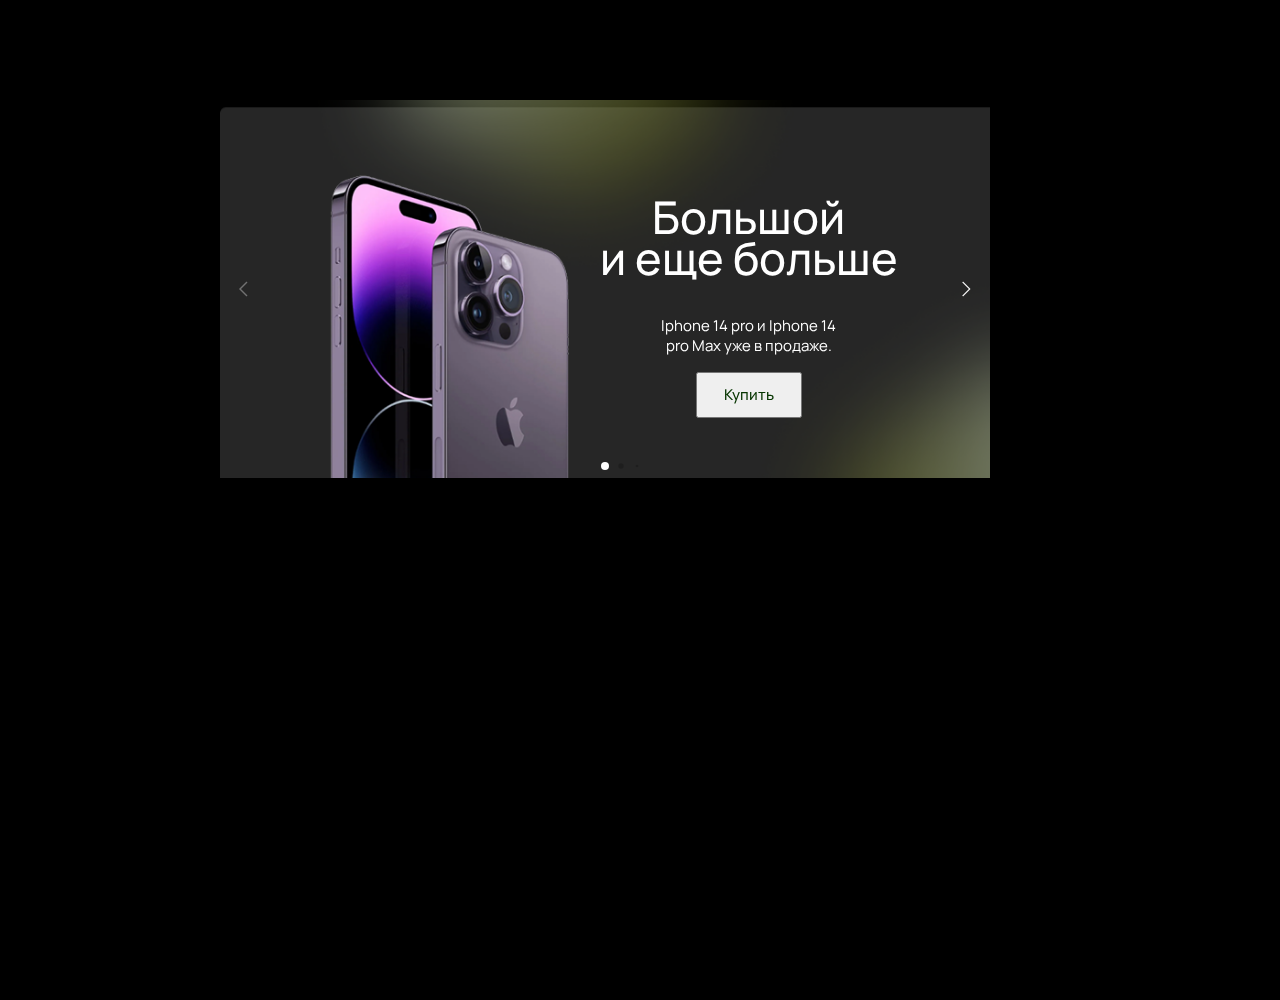
<file: maket-1/index.html>
<!DOCTYPE html>
<html lang="en">
  <head>
    <meta charset="UTF-8" />
    <meta name="viewport" content="width=device-width, initial-scale=1.0" />
    <link
      rel="stylesheet"
      href="https://cdn.jsdelivr.net/npm/swiper@11/swiper-bundle.min.css"
    />
    <script src="https://cdn.jsdelivr.net/npm/swiper@11/swiper-bundle.min.js"></script>
    <link rel="stylesheet" href="style.css" />
    <title>Афлятунова | 1 макет</title>
  </head>
  <body>
    <div class="container">
      <div class="swiper mySwiper">
        <div class="swiper-wrapper">
          <div
            class="swiper-slide"
            style="background-image: url(./img/fon.png)"
          >
            <img src="./img/phone.png" alt="" />
            <div class="text_slide1">
              <h2>
                Большой<br />
                и еще больше
              </h2>
              <p>Iphone 14 pro и Iphone 14<br />pro Max уже в продаже.</p>
              <button>Купить</button>
            </div>
          </div>
          <div
            class="swiper-slide"
            style="background-image: url(./img/fon2.png)"
          >
            <img src="./img/headphones.png" alt="" />
            <div class="text_slide1">
              <h2>
                Насладись<br />
                звуком
              </h2>
              <p>Apple AirPods Pro Color для <br />стильных и современных.</p>
              <button>Купить</button>
            </div>
          </div>
          <div
            class="swiper-slide"
            style="background-image: url(./img/fon3.png)"
          >
            <img src="./img/Bonus.png" alt="" />
            <div class="text_slide1">
              <h2>
                Бесплатная<br />
                экспресс-доставка
              </h2>
              <p>
                по Москве в течение 3 часов<br />при покупке от 10 000 рублей.
              </p>
              <button>Купить</button>
            </div>
          </div>
        </div>
        <div class="swiper-button-next"><img src="./img/arr.png" alt="" /></div>
        <div class="swiper-button-prev">
          <img src="./img/arrleft.png" alt="" />
        </div>
        <div class="swiper-pagination"></div>
      </div>

      <script src="https://cdn.jsdelivr.net/npm/swiper@11/swiper-bundle.min.js"></script>
      <script src="script.js"></script>
    </div>
  </body>
</html>
</file>
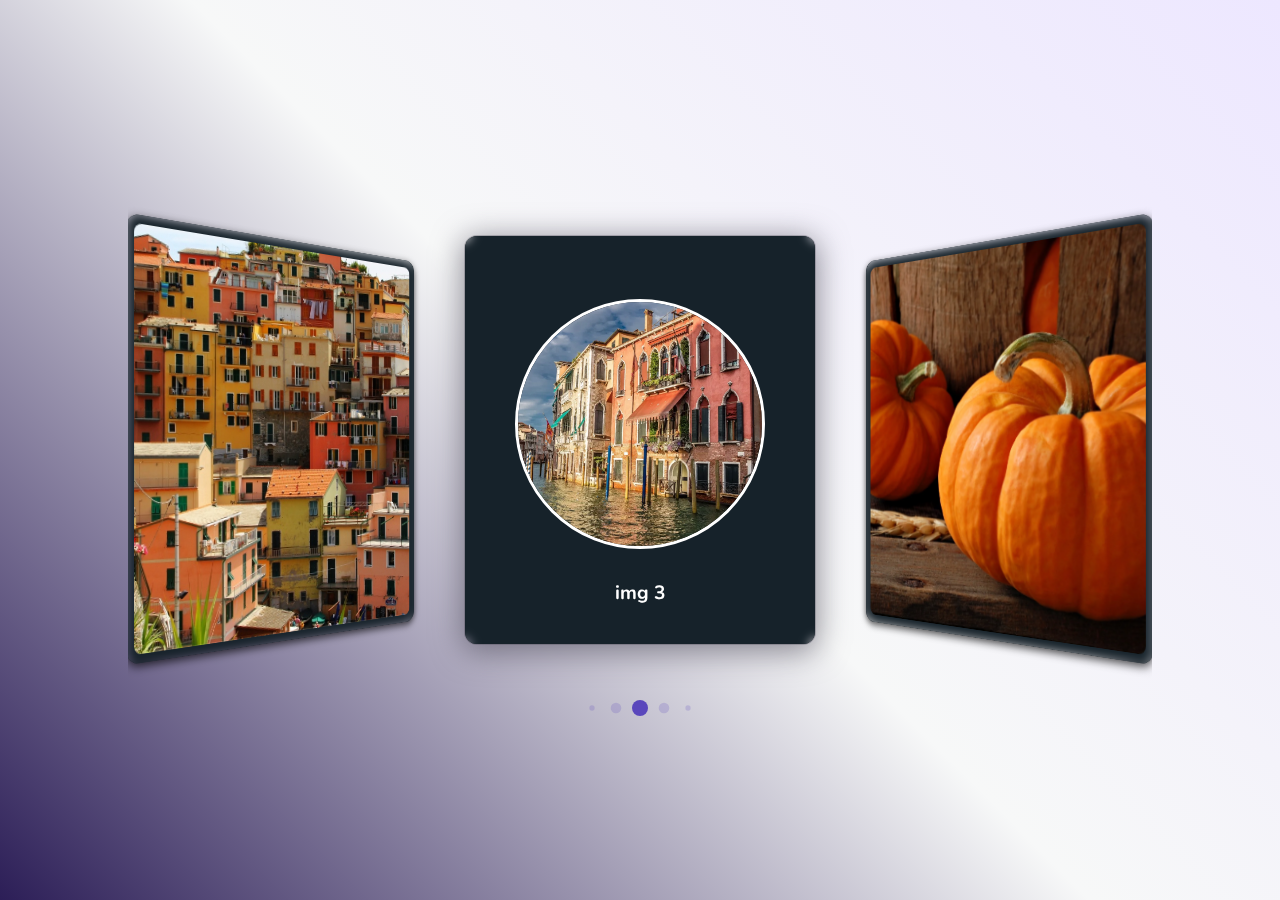
<file: video-3/index.html>
<!DOCTYPE html>
<html lang="ru">
  <head>
    <meta charset="UTF-8" />
    <meta name="viewport" content="width=device-width, initial-scale=1.0" />
    <title>Афлятунова | 3 видео</title>
    <link
      rel="stylesheet"
      href="https://cdn.jsdelivr.net/npm/swiper@11/swiper-bundle.min.css"
    />
    <link rel="stylesheet" href="css/style.css" />
  </head>
  <body>
    <div class="slider-container">
      <div class="swiper">
        <div class="swiper-wrapper">
          <div class="swiper-slide">
            <div class="image-wrapper">
              <img src="img/1.webp" alt="" loading="lazy">
            </div>
            <div class="container">
              <h1>img 1</h1>
            </div>
          </div>

          <div class="swiper-slide">
            <div class="image-wrapper">
              <img src="img/2.jpg" alt="" loading="lazy">
            </div>
            <div class="container">
              <h1>img 2</h1>
            </div>
          </div>

          <div class="swiper-slide">
            <div class="image-wrapper">
              <img src="img/3.webp" alt="" loading="lazy">
            </div>
            <div class="container">
              <h1>img 3</h1>
            </div>
          </div>

          <div class="swiper-slide">
            <div class="image-wrapper">
              <img src="img/4.webp" alt="" loading="lazy">
            </div>
            <div class="container">
              <h1>img 4</h1>
            </div>
          </div>

          <div class="swiper-slide">
            <div class="image-wrapper">
              <img src="img/5.jpg" alt="" loading="lazy">
            </div>
            <div class="container">
              <h1>img 5</h1>
            </div>
          </div>

          <div class="swiper-slide">
            <div class="image-wrapper">
              <img src="img/6.jpg" alt="" loading="lazy">
            </div>
            <div class="container">
              <h1>img 6</h1>
            </div>
          </div>

          <div class="swiper-slide">
            <div class="image-wrapper">
              <img src="img/3.webp" alt="" loading="lazy">
            </div>
            <div class="container">
              <h1>img 7</h1>
            </div>
          </div>
        </div>
        <div class="swiper-pagination"></div>
      </div>
    </div>
    <script src="https://cdn.jsdelivr.net/npm/swiper@11/swiper-bundle.min.js"></script>
    <script src="js/script.js"></script>
  </body>
</html>
</file>
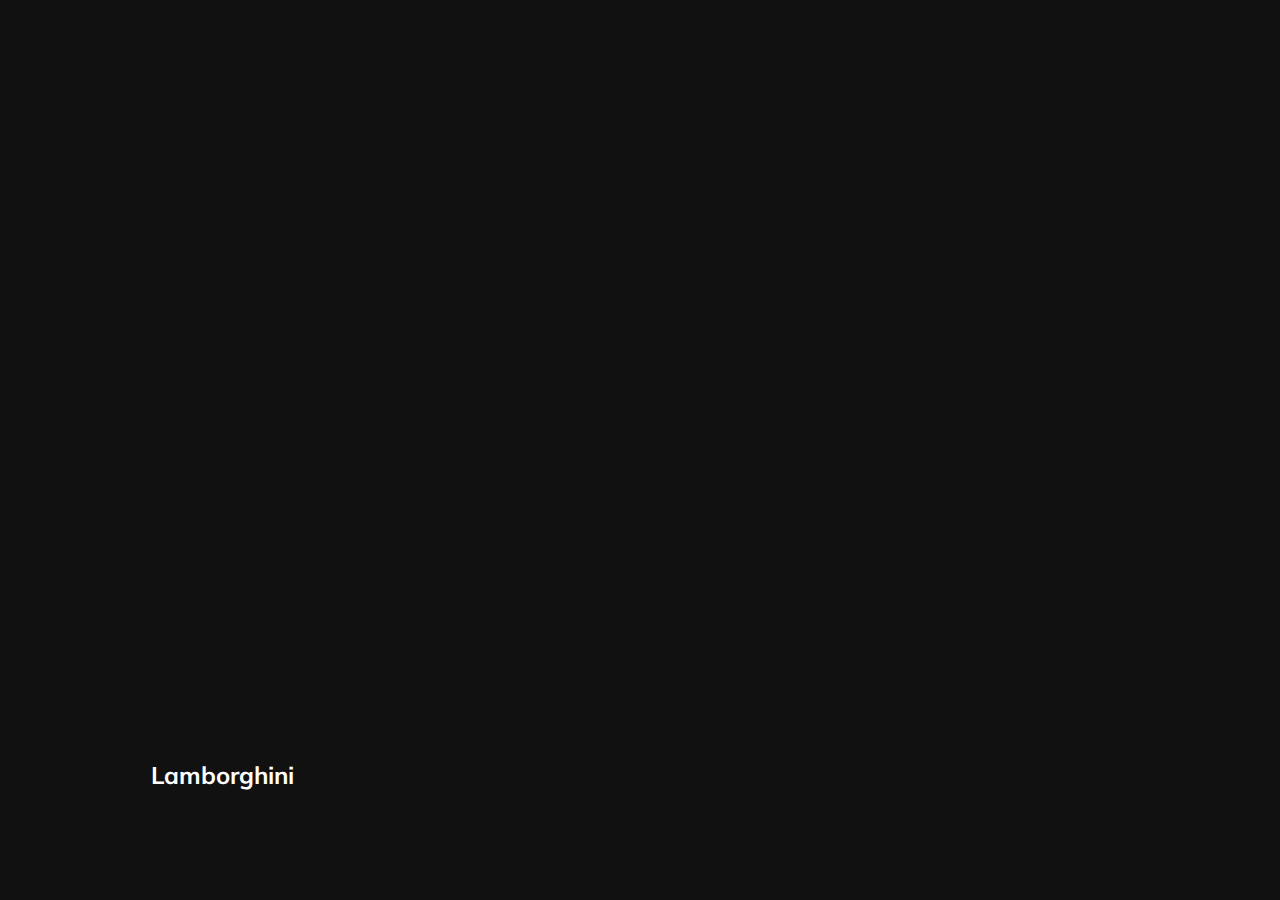
<file: video-4/index.html>
<!DOCTYPE html>
<html lang="en">
<head>
  <meta charset="UTF-8">
  <meta name="viewport" content="width=device-width, initial-scale=1.0">
  <title>Афлятунова | 4 видео</title>
  <link rel="stylesheet" href="css/style.css">
</head>
<body>
  <div class="container">
    <div class="slide" style="background-image: url('https://images.unsplash.com/photo-1583121274602-3e2820c69888?q=80&w=2070&auto=format&fit=crop&ixlib=rb-4.1.0&ixid=M3wxMjA3fDB8MHxwaG90by1wYWdlfHx8fGVufDB8fHx8fA%3D%3D')">
      <h3>Ferrari</h3>
    </div>
    <div class="slide" style="background-image: url('https://images.unsplash.com/photo-1511919884226-fd3cad34687c?q=80&w=2070&auto=format&fit=crop&ixlib=rb-4.1.0&ixid=M3wxMjA3fDB8MHxwaG90by1wYWdlfHx8fGVufDB8fHx8fA%3D%3D')">
      <h3>Lamborghini</h3>
    </div>
    <div class="slide" style="background-image: url('https://images.unsplash.com/photo-1552519507-da3b142c6e3d?q=80&w=2070&auto=format&fit=crop&ixlib=rb-4.1.0&ixid=M3wxMjA3fDB8MHxwaG90by1wYWdlfHx8fGVufDB8fHx8fA%3D%3D')">
      <h3>Camaro</h3>
    </div>
    <div class="slide" style="background-image: url('https://images.unsplash.com/photo-1618486613525-c694bf152b2c?q=80&w=2070&auto=format&fit=crop&ixlib=rb-4.1.0&ixid=M3wxMjA3fDB8MHxwaG90by1wYWdlfHx8fGVufDB8fHx8fA%3D%3D')">
      <h3>Aston</h3>
    </div>
    <div class="slide" style="background-image: url('https://images.unsplash.com/photo-1560958089-b8a1929cea89?q=80&w=2071&auto=format&fit=crop&ixlib=rb-4.1.0&ixid=M3wxMjA3fDB8MHxwaG90by1wYWdlfHx8fGVufDB8fHx8fA%3D%3D')">
      <h3>Tesla</h3>
    </div>
  </div>
  <script src="js/script.js"></script>
</body>
</html>
</file>
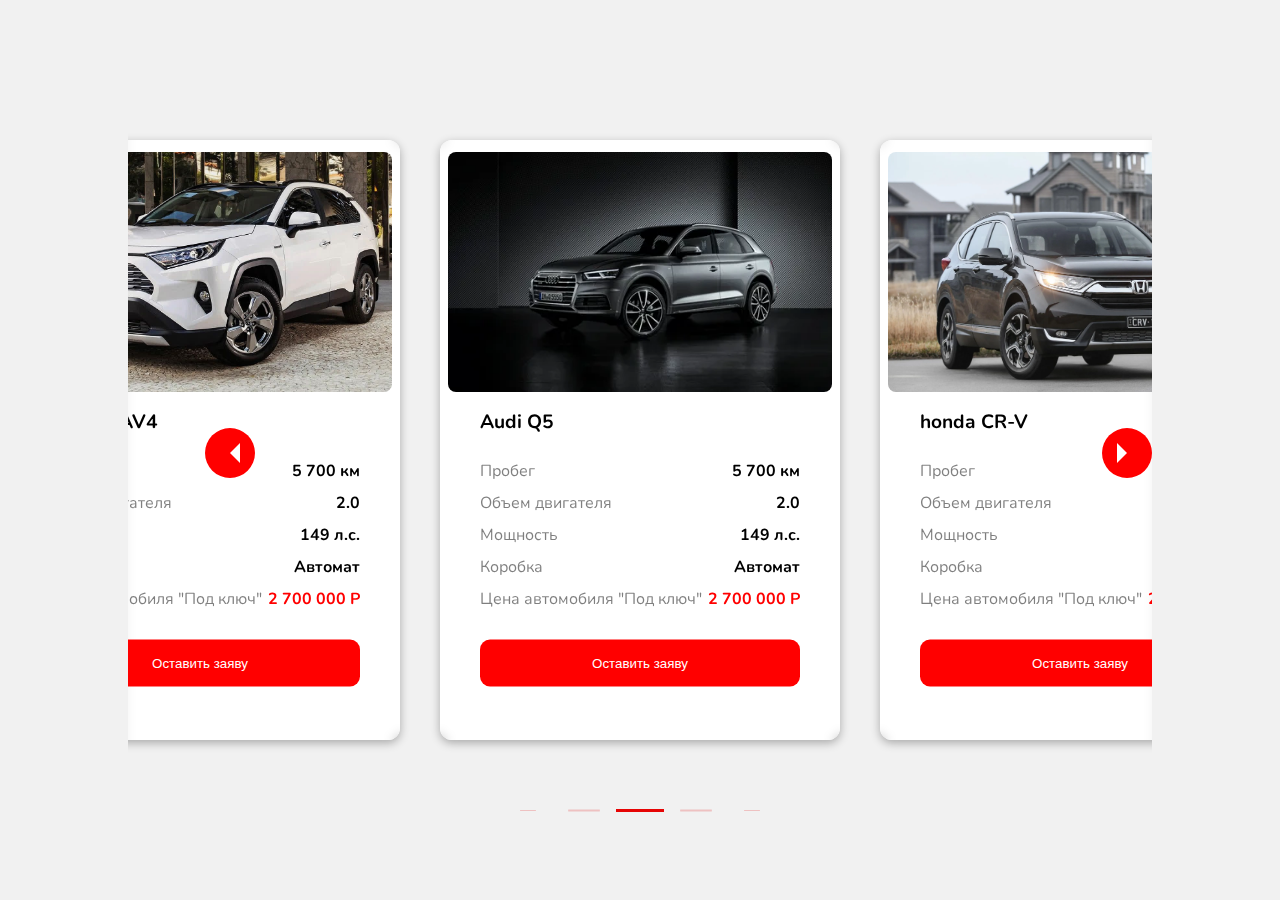
<file: maket-2/index .html>
<!DOCTYPE html>
<html lang="ru">
  <head>
    <meta charset="UTF-8" />
    <meta name="viewport" content="width=device-width, initial-scale=1.0" />
    <title>Афлятунова | 2 макет</title>
    <link
      rel="stylesheet"
      href="https://cdn.jsdelivr.net/npm/swiper@11/swiper-bundle.min.css"
    />
    <link rel="stylesheet" href="css/style.css" />
  </head>
  <body>
    <div class="slider-container">
      <div class="swiper-button-prev"></div>
      <div class="swiper">
        <div class="swiper-wrapper">
          <div class="swiper-slide">
            <div class="image-wrapper">
              <img src="img/lamba.jpg" alt="" loading="lazy" />
            </div>
            <div class="container">
              <h1>lamborgini</h1>
              <div class="items">
                <div class="item">
                  <p>Пробег</p>
                  <p class="p-value">5 700 км</p>
                </div>
                <div class="item">
                  <p>Объем двигателя</p>
                  <p class="p-value">2.0</p>
                </div>
                <div class="item">
                  <p>Мощность</p>
                  <p class="p-value">149 л.с.</p>
                </div>
                <div class="item">
                  <p>Коробка</p>
                  <p class="p-value">Автомат</p>
                </div>
                <div class="item">
                  <p>Цена автомобиля "Под ключ"</p>
                  <p class="p-value price">2 700 000 Р</p>
                </div>
                <div class="item">
                  <button>Оставить заяву</button>
                </div>
              </div>
            </div>
          </div>

          <div class="swiper-slide">
            <div class="image-wrapper">
              <img src="img/raw4.jpg" alt="" loading="lazy" />
            </div>
            <div class="container">
              <h1>Toyota RAV4</h1>
              <div class="items">
                <div class="item">
                  <p>Пробег</p>
                  <p class="p-value">5 700 км</p>
                </div>
                <div class="item">
                  <p>Объем двигателя</p>
                  <p class="p-value">2.0</p>
                </div>
                <div class="item">
                  <p>Мощность</p>
                  <p class="p-value">149 л.с.</p>
                </div>
                <div class="item">
                  <p>Коробка</p>
                  <p class="p-value">Автомат</p>
                </div>
                <div class="item">
                  <p>Цена автомобиля "Под ключ"</p>
                  <p class="p-value price">2 700 000 Р</p>
                </div>
                <div class="item">
                  <button>Оставить заяву</button>
                </div>
              </div>
            </div>
          </div>

          <div class="swiper-slide">
            <div class="image-wrapper">
              <img src="img/audiq5.webp" alt="" loading="lazy" />
            </div>
            <div class="container">
              <h1>Audi Q5</h1>
              <div class="items">
                <div class="item">
                  <p>Пробег</p>
                  <p class="p-value">5 700 км</p>
                </div>
                <div class="item">
                  <p>Объем двигателя</p>
                  <p class="p-value">2.0</p>
                </div>
                <div class="item">
                  <p>Мощность</p>
                  <p class="p-value">149 л.с.</p>
                </div>
                <div class="item">
                  <p>Коробка</p>
                  <p class="p-value">Автомат</p>
                </div>
                <div class="item">
                  <p>Цена автомобиля "Под ключ"</p>
                  <p class="p-value price">2 700 000 Р</p>
                </div>
                <div class="item">
                  <button>Оставить заяву</button>
                </div>
              </div>
            </div>
          </div>

          <div class="swiper-slide">
            <div class="image-wrapper">
              <img src="img/hondacrv.webp" alt="" loading="lazy" />
            </div>
            <div class="container">
              <h1>honda CR-V</h1>
              <div class="items">
                <div class="item">
                  <p>Пробег</p>
                  <p class="p-value">5 700 км</p>
                </div>
                <div class="item">
                  <p>Объем двигателя</p>
                  <p class="p-value">2.0</p>
                </div>
                <div class="item">
                  <p>Мощность</p>
                  <p class="p-value">149 л.с.</p>
                </div>
                <div class="item">
                  <p>Коробка</p>
                  <p class="p-value">Автомат</p>
                </div>
                <div class="item">
                  <p>Цена автомобиля "Под ключ"</p>
                  <p class="p-value price">2 700 000 Р</p>
                </div>
                <div class="item">
                  <button>Оставить заяву</button>
                </div>
              </div>
            </div>
          </div>

          <div class="swiper-slide">
            <div class="image-wrapper">
              <img src="img/mark2.webp" alt="" loading="lazy" />
            </div>
            <div class="container">
              <h1>Toyota mark2</h1>
              <div class="items">
                <div class="item">
                  <p>Пробег</p>
                  <p class="p-value">5 700 км</p>
                </div>
                <div class="item">
                  <p>Объем двигателя</p>
                  <p class="p-value">2.0</p>
                </div>
                <div class="item">
                  <p>Мощность</p>
                  <p class="p-value">149 л.с.</p>
                </div>
                <div class="item">
                  <p>Коробка</p>
                  <p class="p-value">Автомат</p>
                </div>
                <div class="item">
                  <p>Цена автомобиля "Под ключ"</p>
                  <p class="p-value price">2 700 000 Р</p>
                </div>
                <div class="item">
                  <button>Оставить заяву</button>
                </div>
              </div>
            </div>
          </div>

          <div class="swiper-slide">
            <div class="image-wrapper">
              <img src="img/octavia.jpg" alt="" loading="lazy" />
            </div>
            <div class="container">
              <h1>Skoda Octavia</h1>
              <div class="items">
                <div class="item">
                  <p>Пробег</p>
                  <p class="p-value">5 700 км</p>
                </div>
                <div class="item">
                  <p>Объем двигателя</p>
                  <p class="p-value">2.0</p>
                </div>
                <div class="item">
                  <p>Мощность</p>
                  <p class="p-value">149 л.с.</p>
                </div>
                <div class="item">
                  <p>Коробка</p>
                  <p class="p-value">Автомат</p>
                </div>
                <div class="item">
                  <p>Цена автомобиля "Под ключ"</p>
                  <p class="p-value price">2 700 000 Р</p>
                </div>
                <div class="item">
                  <button>Оставить заяву</button>
                </div>
              </div>
            </div>
          </div>

          <div class="swiper-slide">
            <div class="image-wrapper">
              <img src="img/bmwm3.webp" alt="" loading="lazy" />
            </div>
            <div class="container">
              <h1>BMW M3</h1>
              <div class="items">
                <div class="item">
                  <p>Пробег</p>
                  <p class="p-value">5 700 км</p>
                </div>
                <div class="item">
                  <p>Объем двигателя</p>
                  <p class="p-value">2.0</p>
                </div>
                <div class="item">
                  <p>Мощность</p>
                  <p class="p-value">149 л.с.</p>
                </div>
                <div class="item">
                  <p>Коробка</p>
                  <p class="p-value">Автомат</p>
                </div>
                <div class="item">
                  <p>Цена автомобиля "Под ключ"</p>
                  <p class="p-value price">2 700 000 Р</p>
                </div>
                <div class="item">
                  <button>Оставить заяву</button>
                </div>
              </div>
            </div>
          </div>
        </div>
        <div class="swiper-pagination"></div>
        <div class="swiper-button-next"></div>
      </div>
    </div>
    <script src="https://cdn.jsdelivr.net/npm/swiper@11/swiper-bundle.min.js"></script>
    <script src="js/script.js"></script>
  </body>
</html>
</file>
<file: video-3/css/style.css>
@import url('https://fonts.googleapis.com/css2?family=Nunito:ital,wght@0,200..1000;1,200..1000&display=swap');

*, *::after, *::before {
  margin: 0;
  padding: 0;
  box-sizing: border-box;
}

img {
  display: block;
  object-fit: cover;
}

body {
  display: flex;
  align-items: center;
  justify-content: center;
  height: 100vh;
  background: #f7f8f8;
  background-image: linear-gradient(
    45deg,
    #2c1e57 0%,
    #f7f8f8 50%,
    #ede7ff 100%
  );
  font-family: "Nunito", sans-serif;
  overflow: hidden;
}

.slider-container {
  max-width: 1300px;
  width: 80%;
}

.swiper {
  width: 100%;
  padding: 60px 0 80px;
}

.swiper-slide {
  position: relative;
  width: 350px;
  aspect-ratio: 6/7;
  background: #16222a;
  background-image: url("https://plus.unsplash.com/premium_photo-1738847163527-895a2b0f5450?q=80&w=2070&auto=format&fit=crop&ixlib=rb-4.1.0&ixid=M3wxMjA3fDB8MHxwaG90by1wYWdlfHx8fGVufDB8fHx8fA%3D%3D");
  background-repeat: no-repeat;
  border-radius: 12px;
  box-shadow: 0px 3px 8px rgba(0, 0, 0, 0.7);
}

.swiper-slide::after {
  content: "";
  position: absolute;
  inset: 0;
  width: 100%;
  height: 100%;
  border-radius: inherit;
  backdrop-filter: blur(5px);
  -webkit-backdrop-filter: blur(5px);
}

.swiper-slide-active {
  box-shadow: 0 0 0 1px rgba(72, 69, 84, 0.3),
  0 5px 30px 3px rgba(72, 69, 84, 0.6);
}

.swiper-slide .container {
  position: absolute;
  inset: 0;
  width: 100%;
  height: 100%;
  color: #fff;
  z-index: 1;
}

.swiper-slide .container h1 {
  position: absolute;
  left: 50%;
  bottom: 25px;
  transform: translate(-50%, -50%);
  width: max-content;
  font-size: 1.2rem;
  text-align: center;
  opacity: 0;
  transition: opacity 1.5s;
}

.swiper-slide-active .container h1 {
  opacity: 1;
  transition: opacity 1.5s ease-in-out .3s;
}

.image-wrapper img {
  position: absolute;
  inset: 2%;
  width: 96%;
  height: 96%;
  border: 0;
  border-radius: 8px;
  z-index: 2;
  transition: all .9s cubic-bezier(0.445, 0.05, 0.55, 0.95) .3s;
  will-change: transform;
}

.swiper-slide-active .image-wrapper img {
  top: 40%;
  left: 50%;
  transform: translate(-50%, -40%);
  width: 250px;
  height: 250px;
  border: 3px solid #fff;
  border-radius: 50%;
}

.swiper-pagination-bullet {
  width: 16px;
  height: 16px;
  background: #5a47bc;
  border-radius: 50%;
}

@media (max-width: 450px) {
  .slider-container {
    width: 90%;
  }

  .swiper-slide {
    width: 300px;
  }

  .swiper-slide .container h1 {
    font-size: 1.1rem;
  }

  .swiper-slide-active .image-wrapper img {
    width: 180px;
    height: 180px;
  }

  .swiper-pagination-bullet {
    width: 12px;
    height: 12px;
  }
}
</file>
<file: video-4/css/style.css>
@import url('https://fonts.googleapis.com/css2?family=Mulish:ital,wght@0,200..1000;1,200..1000&display=swap');

* {
  box-sizing: border-box;
}

body {
  font-family: "Mulish", sans-serif;
  overflow: hidden;
  margin: 0;
  background: #111;
  height: 100vh;
  display: flex;
  justify-content: center;
  align-items: center;
}

.container {
  width: 100%;
  display: flex;
  padding: 0 20px;
}

.slide {
  height: 80vh;
  border-radius: 20px;
  margin: 10px;
  cursor: pointer;
  color: #fff;
  flex: 1;
  background-size: cover;
  background-position: center;
  background-repeat: no-repeat;
  position: relative;
  transition: all .5s ease-in-out;
}

.slide h3 {
  position: absolute;
  font-size: 24px;
  bottom: 20px;
  left: 20px;
  margin: 0;
  opacity: 0;
}

.slide.active {
  flex: 10;
}

.slide.active h3 {
  opacity: 1;
  transition: opacity .3s ease-in .4s;
}
</file>
<file: maket-2/css/style.css>
@import url('https://fonts.googleapis.com/css2?family=Nunito:ital,wght@0,200..1000;1,200..1000&display=swap');

*, *::after, *::before {
  margin: 0;
  padding: 0;
  box-sizing: border-box;
}

img {
  display: block;
  object-fit: cover;
}

body {
  display: flex;
  align-items: center;
  justify-content: center;
  height: 100vh;
  font-family: "Nunito", sans-serif;
  overflow: hidden;
  background: #f1f1f1;
}

.slider-container {
  max-width: 1300px;
  width: 80%;
}
.swiper-wrapper {
  position: relative;
}

.swiper {
  width: 100%;
  padding: 60px 0 80px;
}

.swiper-slide {
  position: relative;
  width: 400px;
  height: 600px;
  aspect-ratio: 6/7;
  background-repeat: no-repeat;
  border-radius: 12px;
  box-shadow: 0px 3px 10px rgba(0, 0, 0, 0.3);
  background: #fff;
}

.swiper-slide::after {
  content: "";
  position: absolute;
  inset: 0;
  width: 100%;
  height: 100%;
  border-radius: inherit;
  backdrop-filter: blur(5px);
  -webkit-backdrop-filter: blur(5px);
}

.swiper-slide .container {
  position: absolute;
  inset: 0;
  width: 100%;
  height: 100%;
  color: #fff;
  z-index: 1;
}

.swiper-slide .container h1 {
  color: #000;
  position: absolute;
  left: 50%;
  top: 47%;
  transform: translate(-50%, -50%);
  width: 80%;
  font-size: 1.2rem;
  text-align: left;
}
.swiper-slide .container .items {
  position: absolute;
  left: 50%;
  top: 73%;
  transform: translate(-50%, -50%);
  width: 80%;

}
.swiper-slide .container .item {
  display: flex;
  justify-content: space-between;
  color: #000;
  align-items: center;
  position: relative;
  margin-bottom: 10px;
}
.swiper-slide .container .item p {
  font-weight: 700;
}
.swiper-slide .container .item p:first-child {
  opacity: 0.5;
  font-weight: normal;
}
.price {
  color: red;
}
.swiper-slide .container .item button {
  margin-top: 20px;
  width: 100%;
  padding: 16px 10px;
  color: #fff;
  background-color: red;
  border: 0;
  border-radius: 10px;
  transition: all 0.5s ease;
}
.swiper-slide .container .item button:hover {
  background-color: rgb(218, 12, 12);
  box-shadow: 4px 4px 10px #0000007c;
}

.image-wrapper img {
  position: absolute;
  inset: 2%;
  width: 96%;
  height: 40%;
  border: 0;
  border-radius: 8px;
  z-index: 2;
  transition: all .9s cubic-bezier(0.445, 0.05, 0.55, 0.95) .3s;
  will-change: transform;
}

.swiper-pagination-bullet {
  width: 48px;
  height: 3px;
  background: #e60505;
  border-radius: 0;
}

.swiper-button-next, .swiper-button-prev {
  font-size: 4em;
  width: 50px;
  height: 50px;
  color: white;
  background-color: red;
  padding: 10px;
  border-radius: 50%;
  text-align: center;
  cursor: pointer;
  outline: none;
  transition: all 0.5s ease;
}

.swiper-button-next::after,
.swiper-button-prev::after {
  user-select: none;
  transition: color 0.3s ease-in-out;
}

.swiper-button-next:hover, 
.swiper-button-prev:hover {
  background: #b30303;
}

.swiper-button-next {
  right: 0;
}

.swiper-button-prev {
  left: 16%;
}

.swiper-button-next::after, .swiper-button-prev::after {
  content: '';
  display: inline-block;
  width: 0;
  border-left: 10px solid white;
  border-right: 10px solid transparent;
  border-top: 10px solid transparent;
  border-bottom: 10px solid transparent;
}

.swiper-button-prev::after {
  border-right: 10px solid white;
  border-left: 10px solid transparent;
  border-top: 10px solid transparent;
  border-bottom: 10px solid transparent;
}



@media (max-width: 450px) {
  .swiper-button-next, .swiper-button-prev {
    display: none;
  }
  .slider-container {
    width: 90%;
  }

  .swiper-slide {
    width: 300px;
  }

  .swiper-slide .container h1 {
    font-size: 1.1rem;
  }

  .swiper-pagination-bullet {
    width: 12px;
    height: 12px;
  }
}
</file>
<file: maket-1/style.css>
@import url("https://fonts.googleapis.com/css2?family=Manrope:wght@200..800&display=swap");

:root {
  --swiper-navigation-color: #fff;
  --swiper-pagination-color: #fff;
}
.swiper-button-prev:after,
.swiper-button-next:after {
  display: none;
}
html,
body {
  position: relative;
  height: 100%;
}
body {
  background-color: #000;
  color: #fff;
  margin: 0;
  padding: 0;
}
.container{
  margin-right: 71px;
}
.swiper {
  width: 770px;
  height: 378px;
  margin-top: 100px;
}

.swiper-slide {
  text-align: center;
  display: flex;
  justify-content: center;
  align-items: center;
  gap: 16px;
  background-repeat: no-repeat;
  background-size: cover;
}

.text_slide1 {
  display: block;
  justify-content: center;
}
.text_slide1 h2 {
  color: #fff;
  text-align: center;
  font-family: Manrope;
  font-size: 45px;
  font-style: normal;
  font-weight: 500;
  line-height: 90.49%;
}
.text_slide1 p {
  color: #fff;
  text-align: center;
  font-family: Manrope;
  font-size: 15px;
  font-style: normal;
  font-weight: 400;
  line-height: 136.99%;
}

.text_slide1 button {
  color: #063500;
  font-family: Manrope;
  font-size: 15px;
  font-style: normal;
  font-weight: 500;
  line-height: 136.99%;
  display: inline-flex;
  padding: 11px 26px;
  padding: 11px 26px;
}
</file>
